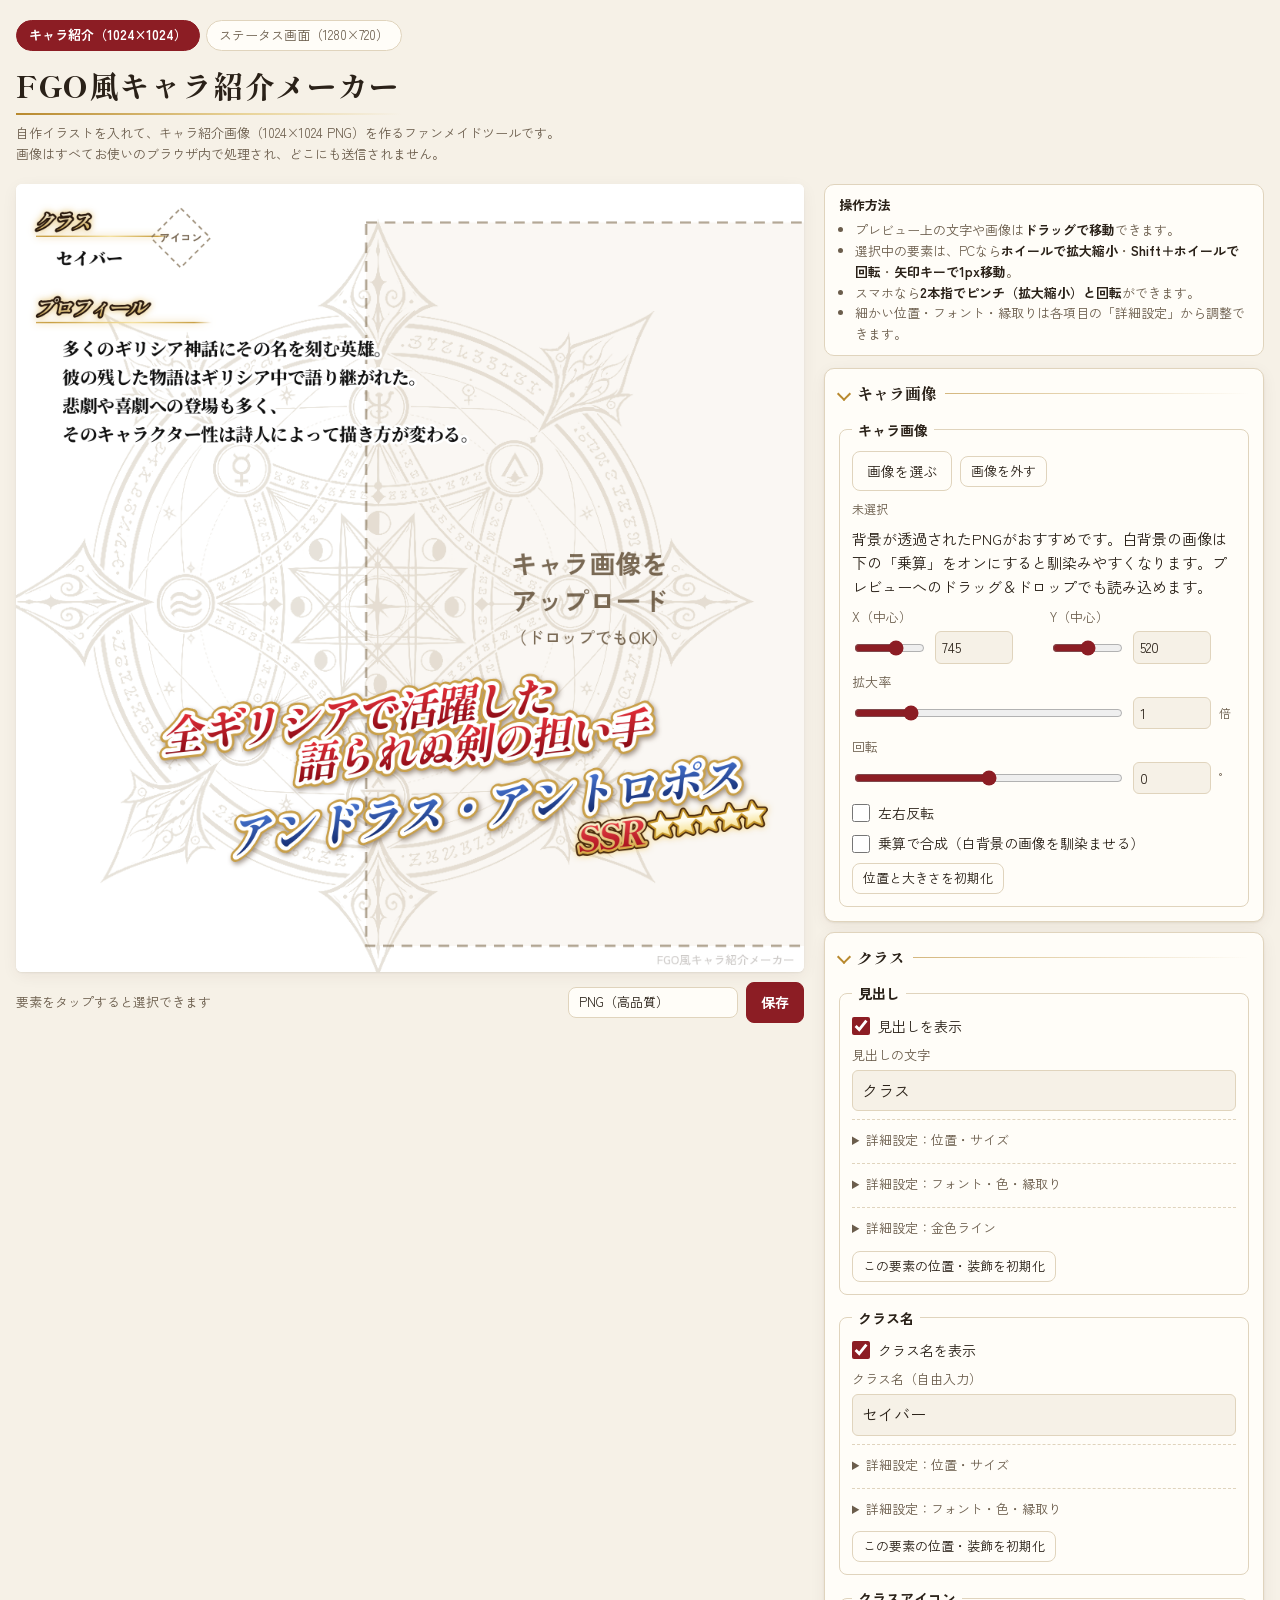
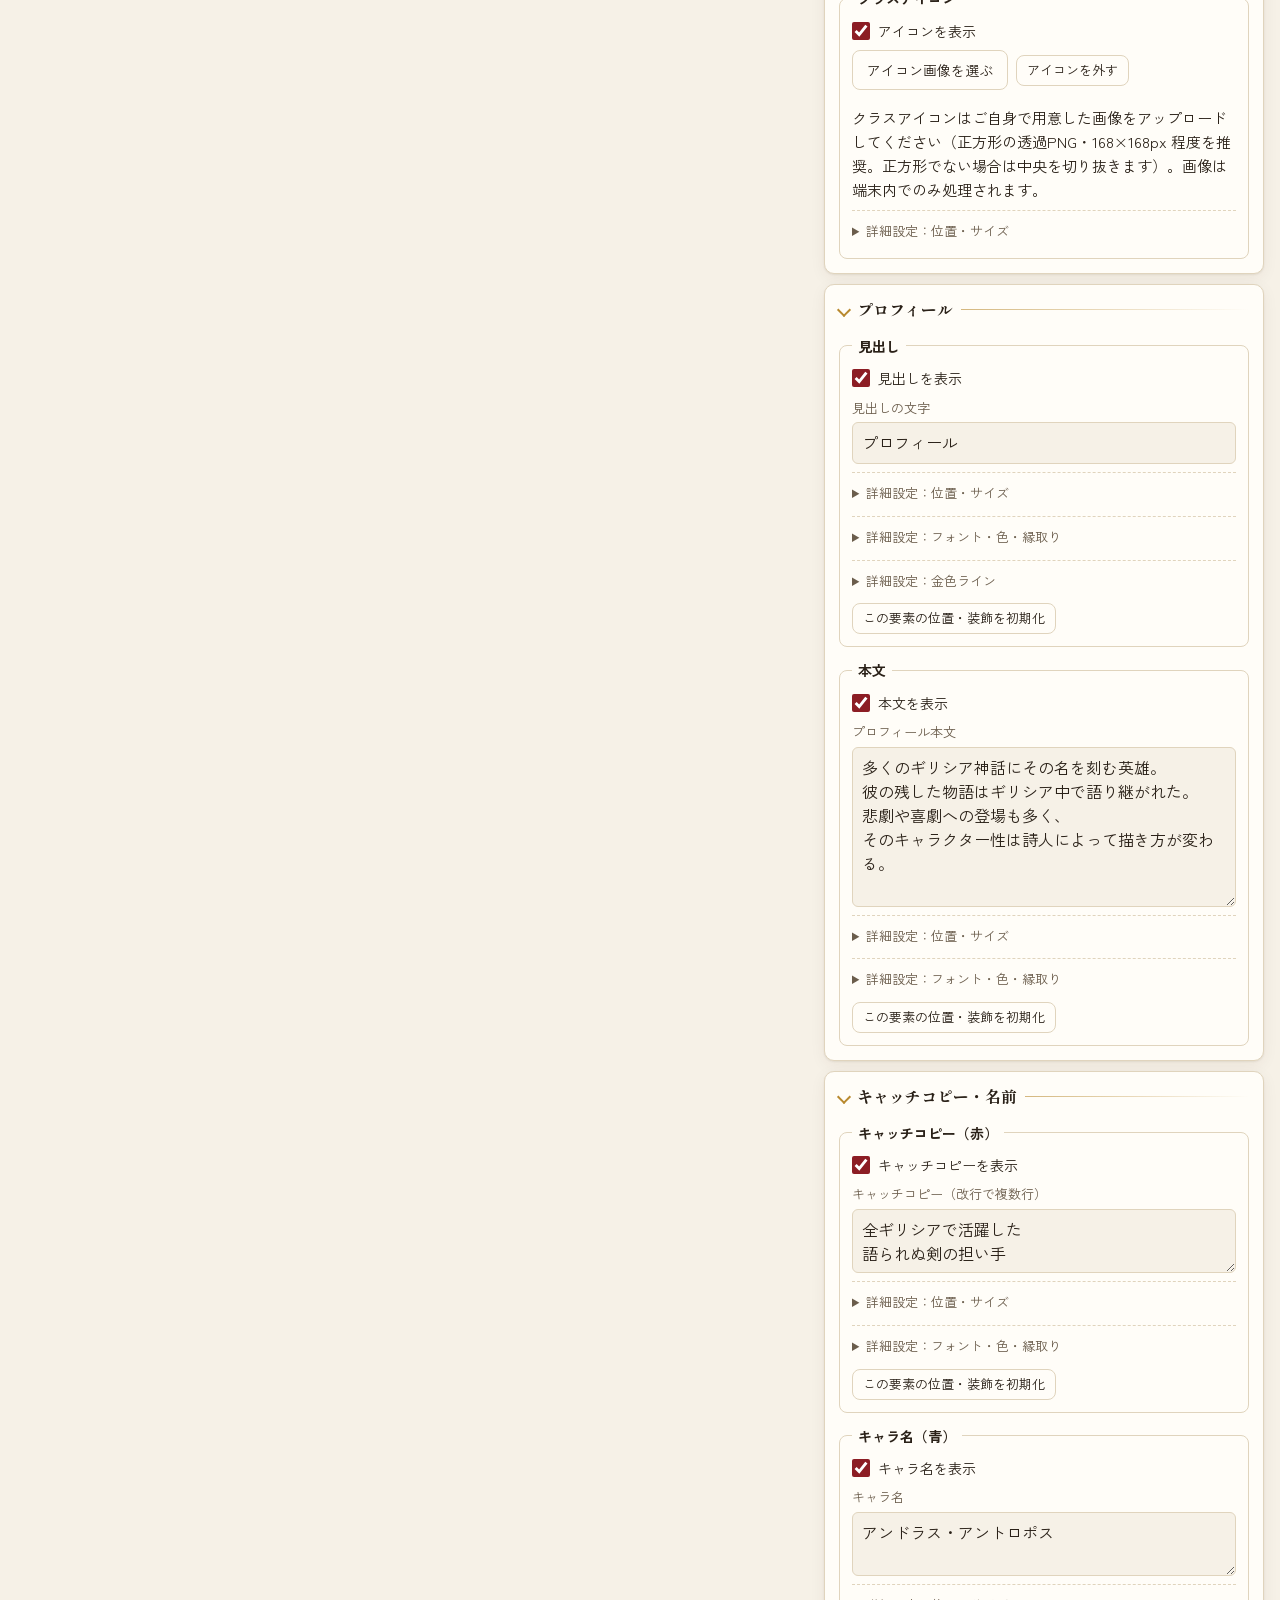
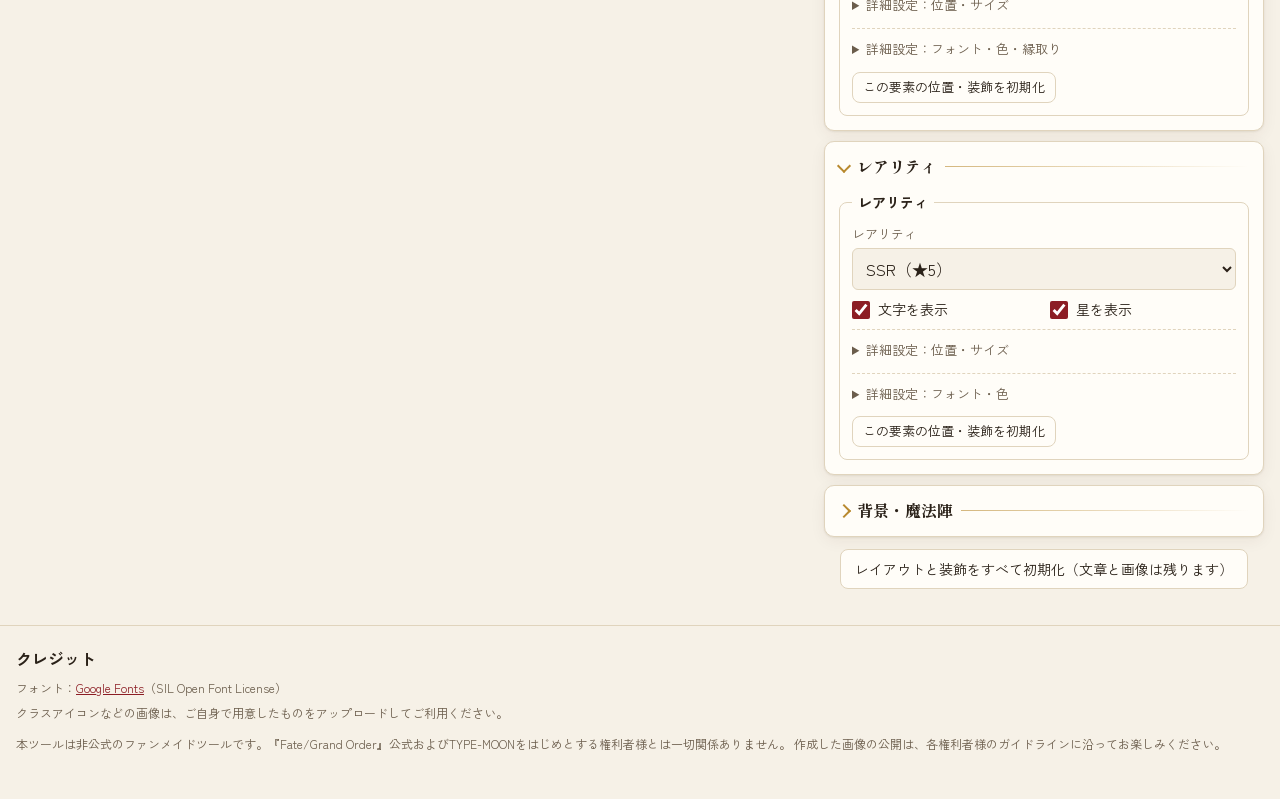
<file: index.html>
<!doctype html>
<html lang="ja">
<head>
  <meta charset="utf-8">
  <meta name="viewport" content="width=device-width, initial-scale=1, viewport-fit=cover">
  <title>FGO風キャラ紹介メーカー</title>
  <meta name="description" content="自作イラストを入れて、FGO風のキャラ紹介画像（1024×1024 PNG）を作れる非公式ファンメイドツールです。画像はブラウザ内だけで処理されます。">
  <meta property="og:title" content="FGO風キャラ紹介メーカー">
  <meta property="og:description" content="自作イラストでFGO風のキャラ紹介画像を作れる非公式ファンメイドツール">
  <meta property="og:type" content="website">
  <meta name="theme-color" content="#2a2118">

  <link rel="preconnect" href="https://fonts.googleapis.com">
  <link rel="preconnect" href="https://fonts.gstatic.com" crossorigin>
  <link rel="stylesheet" href="https://fonts.googleapis.com/css2?family=Zen+Old+Mincho:wght@400;500;600;700;900&family=Shippori+Mincho+B1:wght@400;500;600;700;800&family=Noto+Serif+JP:wght@400;500;600;700;800;900&family=Kaisei+Tokumin:wght@400;500;700;800&family=Zen+Antique&family=Hina+Mincho&family=Yuji+Syuku&family=Dela+Gothic+One&family=Reggae+One&family=RocknRoll+One&family=Zen+Kaku+Gothic+New:wght@400;500;700;900&family=Noto+Sans+JP:wght@400;500;700;900&display=swap">
  <link rel="stylesheet" href="css/style.css">
</head>
<body>
  <header class="app-header">
    <nav class="tool-nav" aria-label="ツール切り替え">
      <a href="index.html" aria-current="page">キャラ紹介（1024×1024）</a>
      <a href="status.html">ステータス画面（1280×720）</a>
    </nav>
    <h1>FGO風キャラ紹介メーカー</h1>
    <p class="lead">自作イラストを入れて、キャラ紹介画像（1024×1024 PNG）を作るファンメイドツールです。<br class="pc-only">画像はすべてお使いのブラウザ内で処理され、どこにも送信されません。</p>
  </header>

  <main class="layout">
    <section class="preview-pane" aria-label="プレビュー">
      <div class="canvas-wrap" id="canvasWrap">
        <canvas id="stage" width="1024" height="1024" tabindex="0" aria-label="作成中の画像プレビュー"></canvas>
        <div class="drop-overlay" id="dropOverlay">ここに画像をドロップしてキャラ画像に設定</div>
      </div>
      <div class="stage-bar">
        <span class="sel-label" id="selLabel">要素をタップすると選択できます</span>
        <button type="button" class="btn small ghost" id="deselectBtn" hidden>選択解除</button>
        <select id="exportFormat" class="btn small" aria-label="保存形式">
          <option value="png">PNG（高品質）</option>
          <option value="webp">WebP（軽量・品質80%）</option>
        </select>
        <button type="button" class="btn primary" id="exportBtn">保存</button>
      </div>
    </section>

    <section class="controls" id="controls" aria-label="編集">
      <div class="howto">
        <strong>操作方法</strong>
        <ul>
          <li>プレビュー上の文字や画像は<b>ドラッグで移動</b>できます。</li>
          <li>選択中の要素は、PCなら<b>ホイールで拡大縮小</b>・<b>Shift＋ホイールで回転</b>・<b>矢印キーで1px移動</b>。</li>
          <li>スマホなら<b>2本指でピンチ（拡大縮小）と回転</b>ができます。</li>
          <li>細かい位置・フォント・縁取りは各項目の「詳細設定」から調整できます。</li>
        </ul>
      </div>
      <!-- 各設定項目は js/app.js で生成します -->
      <div id="panels"></div>
      <div class="global-actions">
        <button type="button" class="btn" id="resetLayoutBtn">レイアウトと装飾をすべて初期化（文章と画像は残ります）</button>
      </div>
    </section>
  </main>

  <footer class="site-footer">
    <section class="credits">
      <h2>クレジット</h2>
      <p class="small">
        フォント：<a href="https://fonts.google.com/" target="_blank" rel="noopener">Google Fonts</a>（SIL Open Font License）
      </p>
      <p class="small">
        クラスアイコンなどの画像は、ご自身で用意したものをアップロードしてご利用ください。
      </p>
    </section>
    <section class="disclaimer">
      <p class="small">
        本ツールは非公式のファンメイドツールです。『Fate/Grand Order』公式およびTYPE-MOONをはじめとする権利者様とは一切関係ありません。
        作成した画像の公開は、各権利者様のガイドラインに沿ってお楽しみください。
      </p>
    </section>
  </footer>

  <div class="modal" id="exportModal" hidden>
    <div class="modal-body" role="dialog" aria-modal="true" aria-labelledby="exportTitle">
      <h2 id="exportTitle">画像ができました</h2>
      <img id="exportImg" alt="作成した画像">
      <p class="small">うまく保存できないときは、画像を長押し（PCは右クリック）して保存してください。</p>
      <div class="modal-actions">
        <a class="btn primary" id="downloadLink" download="profile.png">ダウンロード</a>
        <button type="button" class="btn" id="closeModalBtn">閉じる</button>
      </div>
    </div>
  </div>

  <script src="js/config.js"></script>
  <script src="js/app.js"></script>
</body>
</html>
</file>
<file: css/style.css>
:root {
  --bg: #f6f1e7;
  --panel: #fffdf8;
  --panel-2: #f3ecde;
  --ink: #2a2118;
  --ink-soft: #6b5d4c;
  --line: #e0d4bd;
  --gold: #b8892e;
  --gold-soft: #e9d49a;
  --accent: #8c1d24;
  --accent-ink: #ffffff;
  --focus: #c9962f;
  --shadow: 0 1px 2px rgba(60, 40, 10, .08), 0 4px 16px rgba(60, 40, 10, .06);
  --radius: 10px;
  color-scheme: light;
}

@media (prefers-color-scheme: dark) {
  :root:not([data-theme="light"]) {
    --bg: #17130f;
    --panel: #221c16;
    --panel-2: #2b241c;
    --ink: #f1e8d8;
    --ink-soft: #b9a98f;
    --line: #3d3328;
    --gold: #d8ad55;
    --gold-soft: #5c4a26;
    --accent: #b8323a;
    --shadow: 0 1px 2px rgba(0, 0, 0, .4), 0 4px 16px rgba(0, 0, 0, .3);
    color-scheme: dark;
  }
}

* { box-sizing: border-box; }
[hidden] { display: none !important; }

html { -webkit-text-size-adjust: 100%; }

body {
  margin: 0;
  background: var(--bg);
  color: var(--ink);
  font-family: "Zen Kaku Gothic New", "Hiragino Sans", "Noto Sans JP", "Yu Gothic", system-ui, sans-serif;
  font-size: 15px;
  line-height: 1.6;
}

a { color: var(--accent); }

.app-header {
  padding: 20px 16px 8px;
  max-width: 1280px;
  margin: 0 auto;
}
.app-header h1 {
  margin: 0;
  font-family: "Shippori Mincho B1", "Zen Old Mincho", serif;
  font-weight: 800;
  font-size: clamp(22px, 4vw, 30px);
  letter-spacing: .04em;
  background: linear-gradient(90deg, var(--gold), var(--gold-soft) 60%, transparent) bottom left / 100% 2px no-repeat;
  padding-bottom: 6px;
  display: inline-block;
}
.lead { margin: 8px 0 0; color: var(--ink-soft); font-size: 13px; }

.layout {
  max-width: 1280px;
  margin: 0 auto;
  padding: 12px 16px 24px;
  display: grid;
  grid-template-columns: minmax(0, 1fr) minmax(320px, 440px);
  gap: 20px;
  align-items: start;
}

/* ---------- ツール切り替え ---------- */
.tool-nav {
  display: flex;
  flex-wrap: wrap;
  gap: 6px;
  margin-bottom: 10px;
  font-size: 13px;
}
.tool-nav a {
  padding: 4px 12px;
  border: 1px solid var(--line);
  border-radius: 999px;
  color: var(--ink-soft);
  text-decoration: none;
  background: var(--panel);
}
.tool-nav a:hover { border-color: var(--gold); color: var(--ink); }
.tool-nav a[aria-current="page"] {
  background: var(--accent);
  border-color: var(--accent);
  color: var(--accent-ink);
  font-weight: 700;
}

/* ---------- preview ---------- */
.preview-pane {
  position: sticky;
  top: 12px;
  display: flex;
  flex-direction: column;
  gap: 10px;
}
.canvas-wrap {
  position: relative;
  width: 100%;
  max-width: calc(100vh - 110px);
  margin: 0 auto;
  aspect-ratio: 1 / 1;
  background: #fff;
  border-radius: 6px;
  box-shadow: var(--shadow);
  overflow: hidden;
}
#stage {
  display: block;
  width: 100%;
  height: 100%;
  touch-action: none;
  cursor: default;
  outline: none;
}
#stage.can-drag { cursor: move; }
#stage:focus-visible { box-shadow: inset 0 0 0 3px var(--focus); }

.drop-overlay {
  position: absolute; inset: 0;
  display: none;
  align-items: center; justify-content: center;
  text-align: center;
  padding: 24px;
  background: rgba(140, 29, 36, .75);
  color: #fff;
  font-weight: 700;
  font-size: 18px;
  pointer-events: none;
}
.canvas-wrap.dragover .drop-overlay { display: flex; }

.stage-bar {
  display: flex;
  align-items: center;
  gap: 8px;
  width: 100%;
  max-width: calc(100vh - 110px);
  margin: 0 auto;
}
.sel-label {
  flex: 1;
  min-width: 0;
  font-size: 13px;
  color: var(--ink-soft);
  white-space: nowrap;
  overflow: hidden;
  text-overflow: ellipsis;
}
.sel-label b { color: var(--ink); }

/* 保存形式の選択（ボタンの横に並べる小さなセレクト） */
.stage-bar select {
  width: auto;
  flex: none;
  padding: 4px 8px;
  min-height: 38px;
}
.stage-bar .btn.primary { flex: none; white-space: nowrap; }

/* ---------- buttons ---------- */
.btn {
  appearance: none;
  border: 1px solid var(--line);
  background: var(--panel);
  color: var(--ink);
  border-radius: 8px;
  padding: 8px 14px;
  font: inherit;
  font-size: 14px;
  cursor: pointer;
  text-decoration: none;
  display: inline-flex;
  align-items: center;
  justify-content: center;
  gap: 6px;
  min-height: 38px;
}
.btn:hover { border-color: var(--gold); }
.btn:focus-visible { outline: 2px solid var(--focus); outline-offset: 2px; }
.btn.primary {
  background: var(--accent);
  color: var(--accent-ink);
  border-color: var(--accent);
  font-weight: 700;
}
.btn.primary:hover { filter: brightness(1.08); }
.btn.small { padding: 4px 10px; min-height: 30px; font-size: 13px; }
.btn.ghost { background: transparent; }
.btn[disabled] { opacity: .6; cursor: progress; }

/* ---------- controls ---------- */
.controls { display: flex; flex-direction: column; gap: 12px; min-width: 0; }

.howto {
  background: var(--panel);
  border: 1px solid var(--line);
  border-radius: var(--radius);
  padding: 10px 14px;
  font-size: 13px;
  color: var(--ink-soft);
}
.howto strong { color: var(--ink); }
.howto ul { margin: 4px 0 0; padding-left: 1.2em; }
.howto b { color: var(--ink); font-weight: 700; }

#panels { display: flex; flex-direction: column; gap: 10px; }

details.section {
  background: var(--panel);
  border: 1px solid var(--line);
  border-radius: var(--radius);
  box-shadow: var(--shadow);
}
details.section > summary {
  list-style: none;
  cursor: pointer;
  padding: 12px 14px;
  font-family: "Shippori Mincho B1", "Zen Old Mincho", serif;
  font-weight: 800;
  font-size: 16px;
  display: flex;
  align-items: center;
  gap: 8px;
  border-radius: var(--radius);
}
details.section > summary::-webkit-details-marker { display: none; }
details.section > summary::before {
  content: "";
  width: 8px; height: 8px;
  border-right: 2px solid var(--gold);
  border-bottom: 2px solid var(--gold);
  transform: rotate(-45deg);
  transition: transform .15s;
  flex: none;
}
details.section[open] > summary::before { transform: rotate(45deg); }
details.section > summary::after {
  content: "";
  flex: 1;
  height: 1px;
  background: linear-gradient(90deg, var(--gold), transparent);
  opacity: .6;
}
.section-body { padding: 0 14px 14px; display: flex; flex-direction: column; gap: 12px; }

.el-block {
  border: 1px solid var(--line);
  border-radius: 8px;
  padding: 10px 12px 12px;
  margin: 0;
  min-width: 0;
  min-inline-size: 0;
  display: flex;
  flex-direction: column;
  gap: 8px;
  background: var(--panel);
  transition: border-color .15s, box-shadow .15s;
}
.el-block.active {
  border-color: var(--gold);
  box-shadow: 0 0 0 2px color-mix(in srgb, var(--gold) 35%, transparent);
}
.el-block > legend {
  padding: 0 6px;
  font-weight: 700;
  font-size: 14px;
}

.row { display: flex; flex-direction: column; gap: 4px; min-width: 0; }
.row > label, .row > .label { font-size: 13px; color: var(--ink-soft); }
.row.inline { flex-direction: row; align-items: center; justify-content: space-between; gap: 10px; }
.row.check { flex-direction: row; align-items: center; gap: 8px; }
.row.check label { color: var(--ink); font-size: 14px; }
.row .note { font-size: 12px; color: var(--ink-soft); }
.row .warn { font-size: 12px; color: var(--accent); }

input[type="text"], textarea, select, input[type="number"] {
  width: 100%;
  font: inherit;
  font-size: 16px; /* iOS のズーム防止 */
  color: var(--ink);
  background: var(--bg);
  border: 1px solid var(--line);
  border-radius: 6px;
  padding: 7px 9px;
}
textarea { resize: vertical; line-height: 1.5; min-height: 64px; }
input:focus, textarea:focus, select:focus { outline: 2px solid var(--focus); outline-offset: 0; border-color: transparent; }

input[type="checkbox"] { width: 18px; height: 18px; accent-color: var(--accent); margin: 0; }
input[type="color"] {
  width: 44px; height: 32px;
  padding: 0; border: 1px solid var(--line); border-radius: 6px; background: none; cursor: pointer;
}
input[type="file"] { display: none; }

.range-line { display: flex; align-items: center; gap: 8px; }
.range-line input[type="range"] { flex: 1; min-width: 0; accent-color: var(--accent); }
.range-line input[type="number"] { width: 78px; flex: none; padding: 4px 6px; font-size: 14px; }
.range-line .unit { font-size: 12px; color: var(--ink-soft); width: 1.4em; }

.seg { display: inline-flex; border: 1px solid var(--line); border-radius: 8px; overflow: hidden; }
.seg button {
  appearance: none; border: 0; background: var(--panel); color: var(--ink);
  font: inherit; font-size: 13px; padding: 6px 12px; cursor: pointer; min-height: 32px;
}
.seg button + button { border-left: 1px solid var(--line); }
.seg button[aria-pressed="true"] { background: var(--accent); color: var(--accent-ink); font-weight: 700; }

.btn-row { display: flex; flex-wrap: wrap; gap: 8px; align-items: center; }
.file-name { font-size: 12px; color: var(--ink-soft); word-break: break-all; }

details.adv { border-top: 1px dashed var(--line); padding-top: 6px; }
details.adv > summary {
  cursor: pointer;
  font-size: 13px;
  color: var(--ink-soft);
  padding: 4px 0;
}
details.adv[open] > summary { color: var(--ink); font-weight: 700; }
.adv-body { display: flex; flex-direction: column; gap: 8px; padding: 6px 0 4px; }

.grid2 { display: grid; grid-template-columns: minmax(0, 1fr) minmax(0, 1fr); gap: 8px 12px; }
@media (max-width: 420px) {
  .grid2:has(input[type="range"]) { grid-template-columns: minmax(0, 1fr); }
}

.global-actions { display: flex; justify-content: center; }

/* ---------- footer ---------- */
.site-footer {
  max-width: 1280px;
  margin: 12px auto 0;
  padding: 20px 16px 40px;
  border-top: 1px solid var(--line);
  color: var(--ink-soft);
}
.site-footer h2 { font-size: 16px; color: var(--ink); margin: 0 0 6px; }
.site-footer p { margin: 6px 0; }
.disclaimer { margin-top: 12px; }
.small { font-size: 12px; }

/* ---------- modal ---------- */
.modal {
  position: fixed; inset: 0;
  background: rgba(20, 14, 8, .7);
  display: flex; align-items: center; justify-content: center;
  padding: 16px;
  z-index: 100;
}
.modal[hidden] { display: none; }
.modal-body {
  background: var(--panel);
  border-radius: var(--radius);
  padding: 16px;
  width: min(560px, 100%);
  max-height: 100%;
  overflow: auto;
  box-shadow: var(--shadow);
}
.modal-body h2 { margin: 0 0 10px; font-size: 18px; }
.modal-body img { width: 100%; height: auto; display: block; border-radius: 4px; background: #fff; }
.modal-actions { display: flex; gap: 8px; justify-content: flex-end; margin-top: 8px; }

.pc-only { display: inline; }

/* ---------- mobile ---------- */
@media (max-width: 860px) {
  .layout { grid-template-columns: minmax(0, 1fr); gap: 12px; padding-top: 4px; }
  .pc-only { display: none; }
  .preview-pane {
    top: 0;
    z-index: 10;
    background: var(--bg);
    padding: 8px 0 6px;
    margin: 0 -16px;
    padding-left: 16px; padding-right: 16px;
    box-shadow: 0 6px 10px -8px rgba(0, 0, 0, .25);
  }
  .canvas-wrap, .stage-bar { max-width: min(100%, 52vh); }
  .stage-bar .btn.primary { padding: 6px 12px; min-height: 34px; }
  .app-header { padding-top: 14px; }
}
</file>
